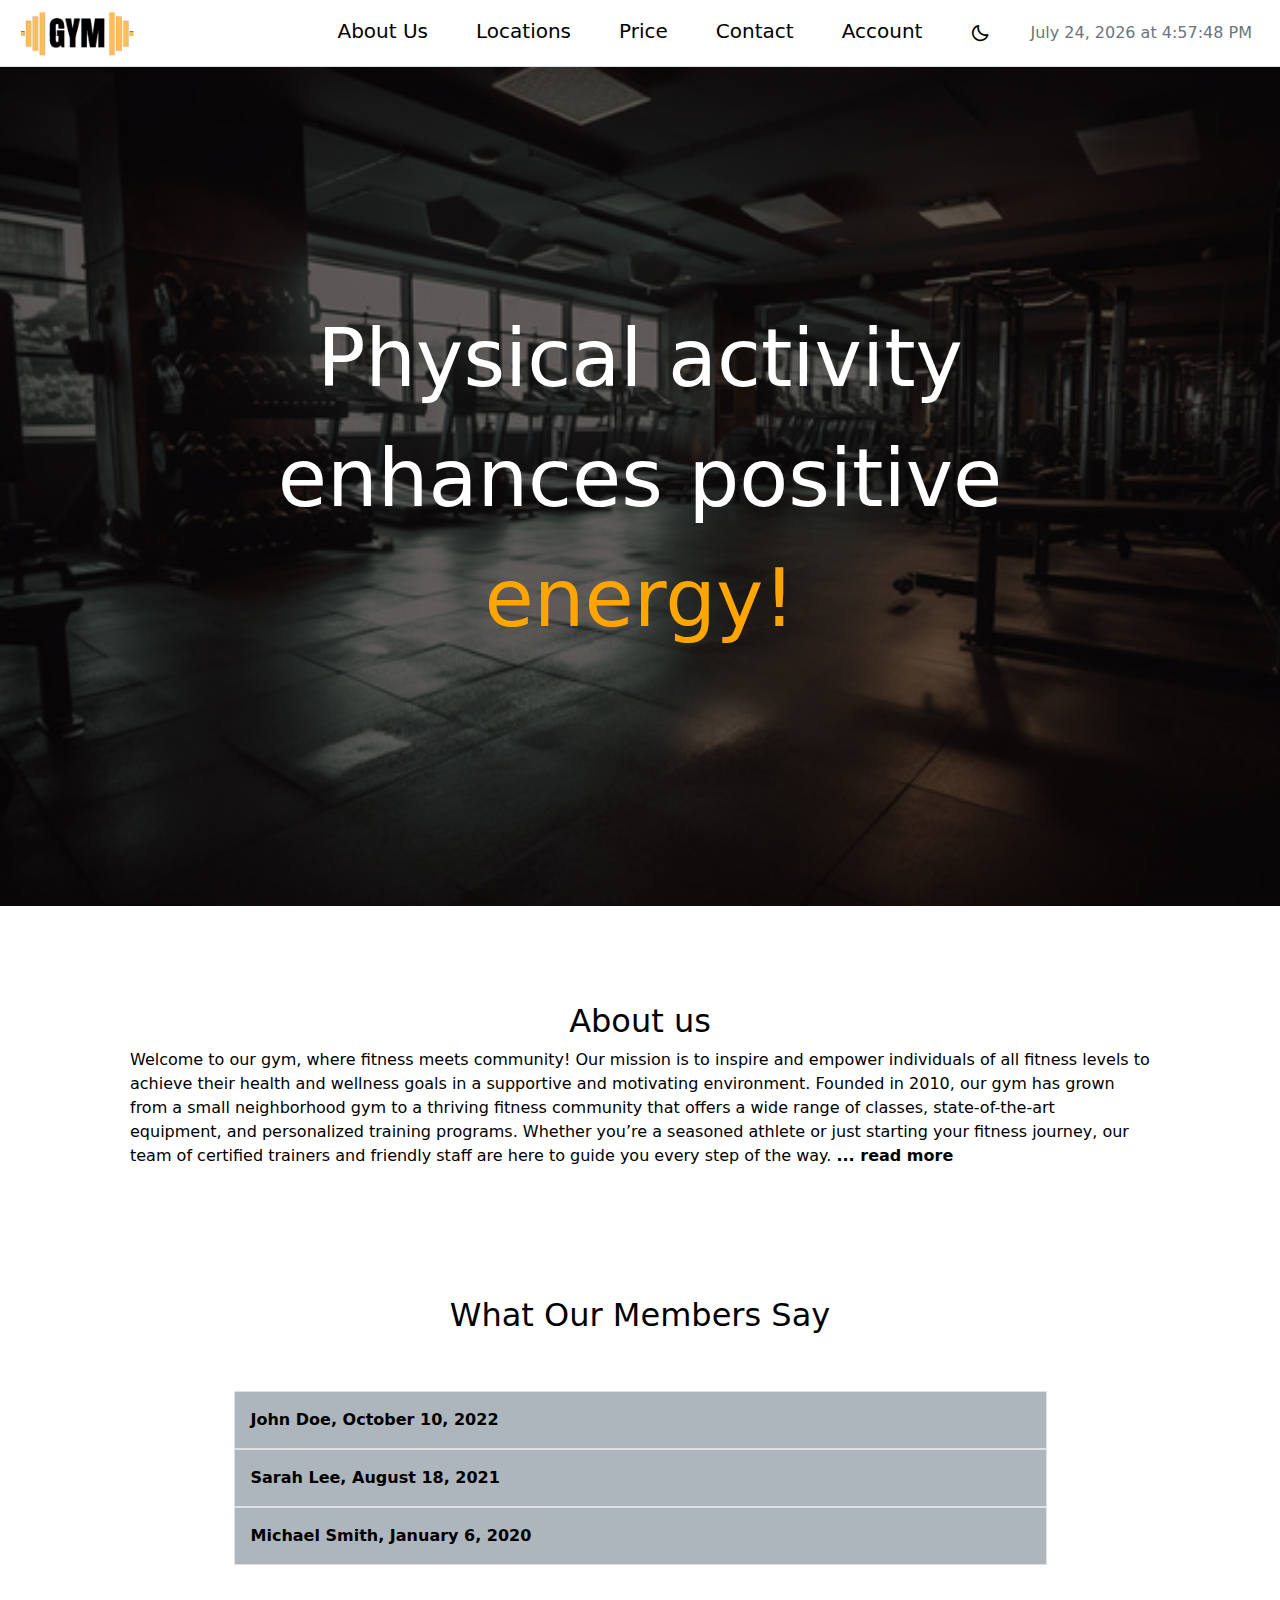
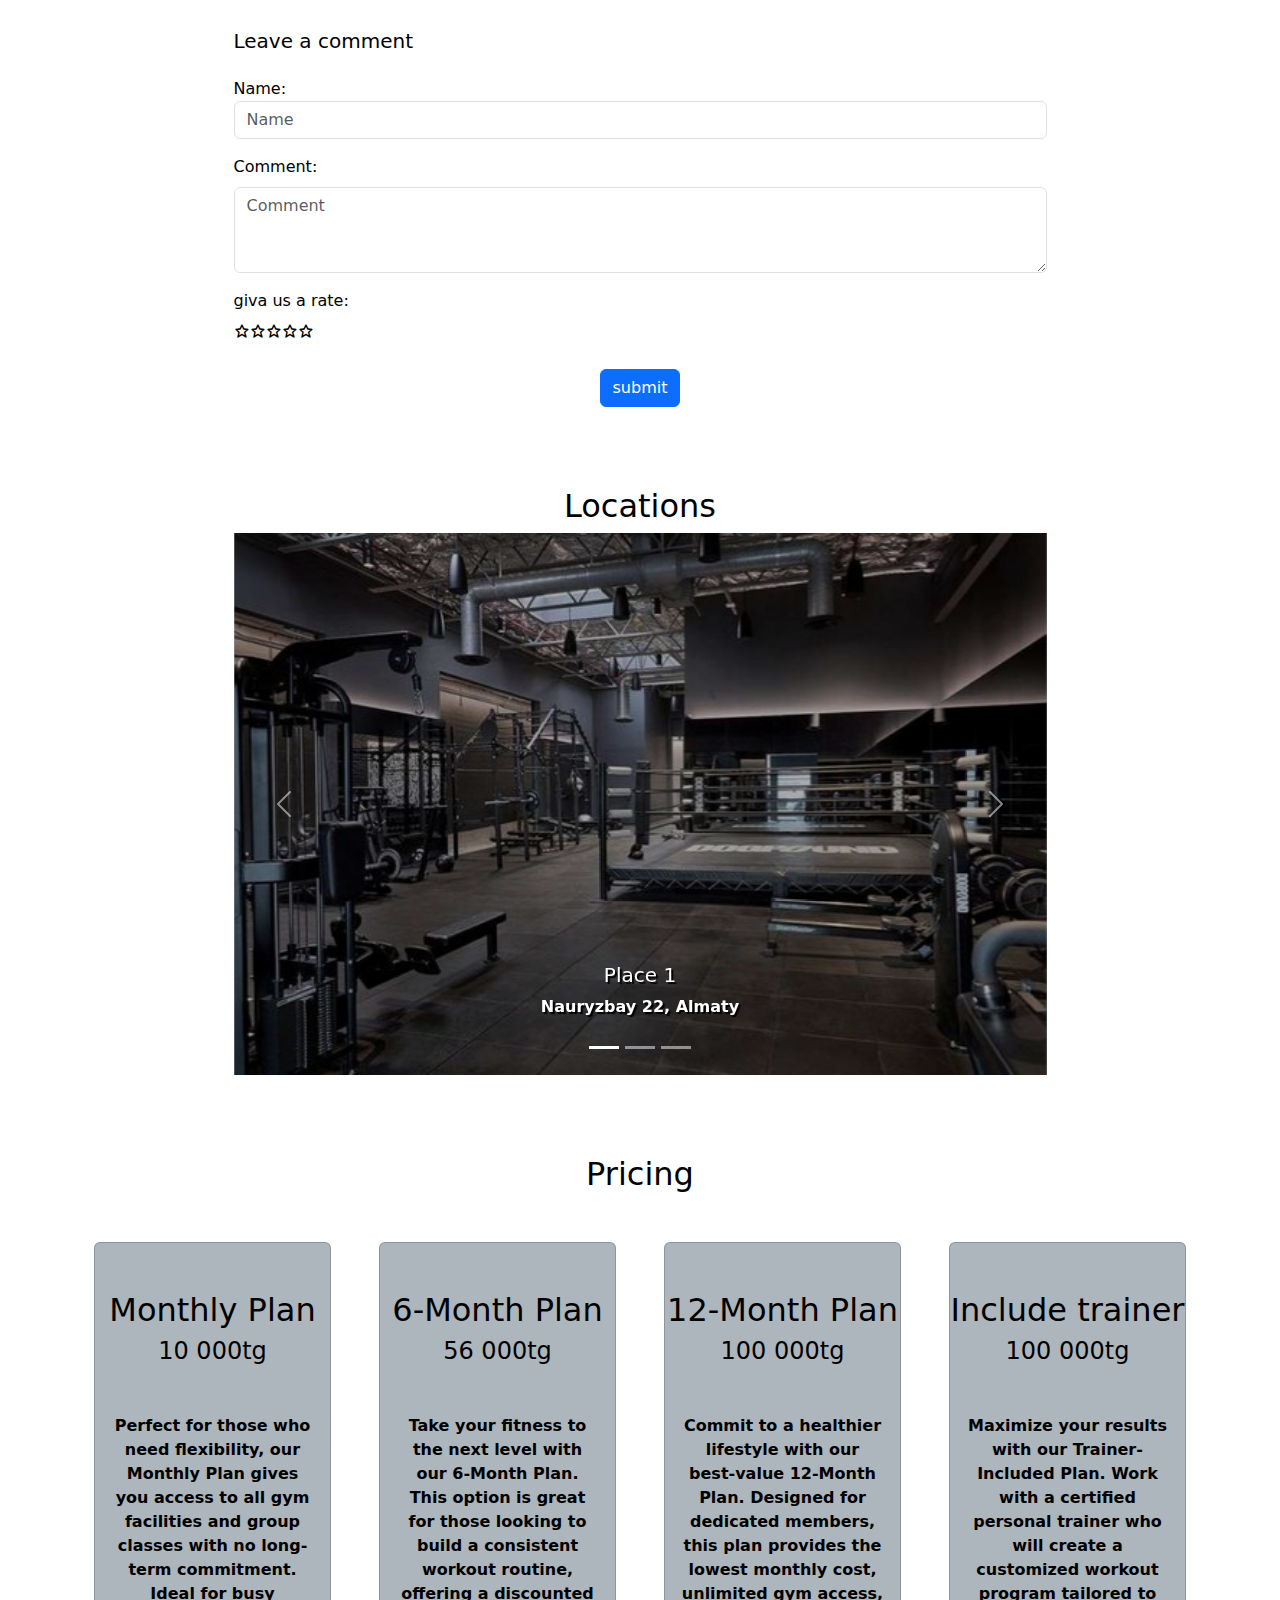
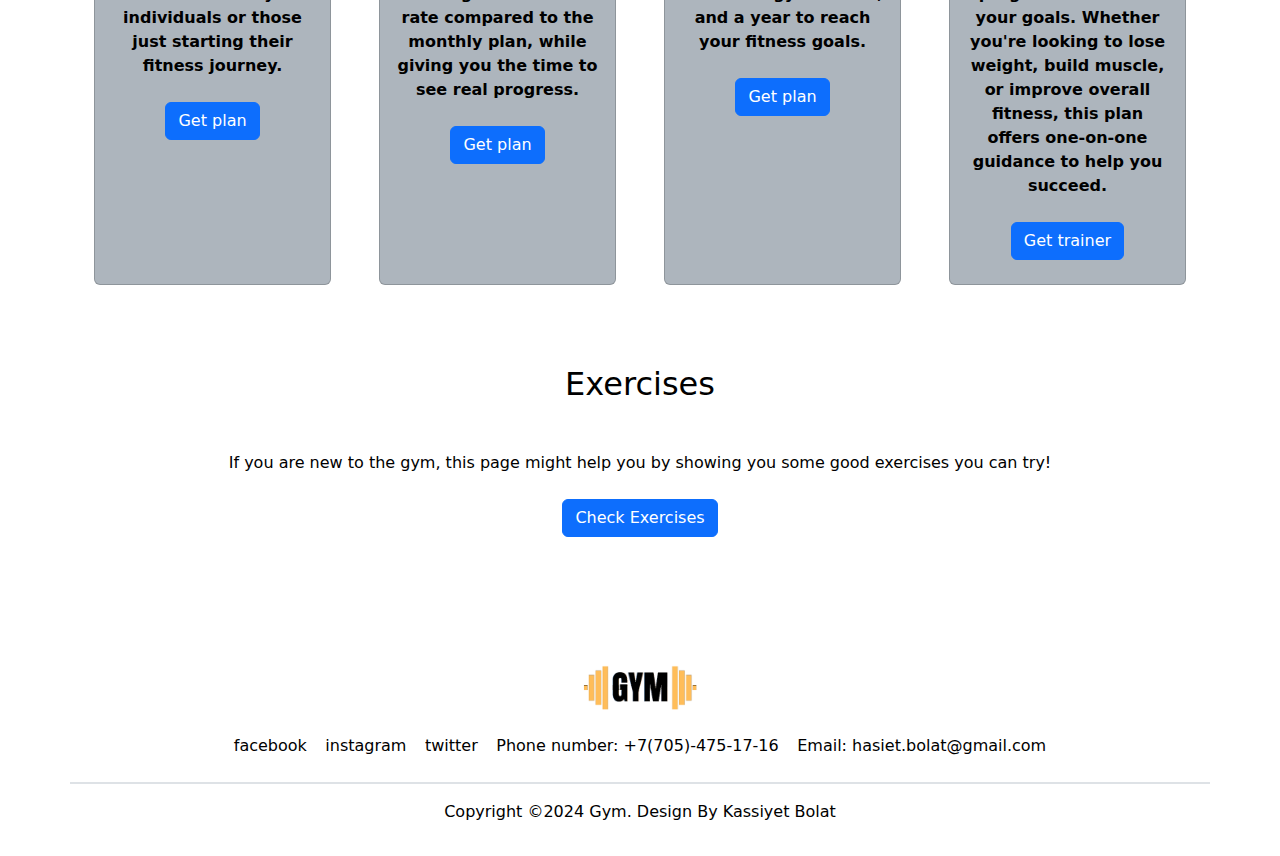
<file: index.html>
<!DOCTYPE html>
<html lang="en">
<head>
    <meta charset="UTF-8">
    <meta name="viewport" content="width=device-width, initial-scale=1.0">
    <link rel="stylesheet" href="src/css/index.css">
    <link rel="icon" href="src/images/browser_logo.png" type="image/x-icon">
    <link href='https://unpkg.com/boxicons@2.1.4/css/boxicons.min.css' rel='stylesheet'>
    <link href="https://cdn.jsdelivr.net/npm/bootstrap@5.3.3/dist/css/bootstrap.min.css" rel="stylesheet" integrity="sha384-QWTKZyjpPEjISv5WaRU9OFeRpok6YctnYmDr5pNlyT2bRjXh0JMhjY6hW+ALEwIH" crossorigin="anonymous">
    <script src="https://cdn.jsdelivr.net/npm/bootstrap@5.3.3/dist/js/bootstrap.bundle.min.js" integrity="sha384-YvpcrYf0tY3lHB60NNkmXc5s9fDVZLESaAA55NDzOxhy9GkcIdslK1eN7N6jIeHz" crossorigin="anonymous"></script>
    <title>Gym</title>
</head>
<body>
    <nav class="navbar navbar-expand-lg sticky-top">
        <div class="container-fluid">
            <!-- Logo/Brand -->
            <a class="navbar-brand m-0 ms-2 p-0" href="#">
                <img id="logo" src="src/images/logoLight.png" alt="Logo" height="45">
            </a>

            <!-- Toggler for mobile view -->
            <button class="navbar-toggler" type="button" data-bs-toggle="collapse" data-bs-target="#navbarMenu" aria-controls="navbarMenu" aria-expanded="false" aria-label="Toggle navigation">
                <span class="navbar-toggler-icon"></span>
            </button>

            <!-- Navbar Links -->
            <div class="collapse navbar-collapse" id="navbarMenu">
                <ul class="navbar-nav ms-auto fs-5">
                    <li class="nav-item mx-3">
                        <a class="nav-link" aria-current="page" href="#about-us">About Us</a>
                    </li>
                    <li class="nav-item  mx-3">
                        <a class="nav-link" href="#locations">Locations</a>
                    </li>
                    <li class="nav-item  mx-3">
                        <a class="nav-link" href="#price-chart">Price</a>
                    </li>
                    <li class="nav-item mx-3">
                        <a class="nav-link" href="contact.html">Contact</a>
                    </li>
                    <li class="nav-item mx-3">
                        <a class="nav-link" href="account.html">Account</a>
                    </li>
                    <li class="nav-item mx-3">
                        <a class="nav-link mt-1"><i id="lightDarkMode" class='bx bx-sun'></i></a>
                    </li>
                    <li class="nav-item mx-3 m-auto d-flex">
                        <p id="dateTime" class="text-secondary m-0 fs-6"></p>
                    </li>
                </ul>
            </div>
        </div>
    </nav>
    <section class="container-fluid main-view">
        <div class="row h-100 justify-content-center align-items-center">
            <p class="col col-xl-10 main-content  text-white">Physical activity enhances positive <span>energy!</span></p>
        </div>
    </section>
    <main class="container py-5">
        <section class="m-5" id="about-us">
            <h2 class="text-center" id="about-us-title">About us</h2>
            <span id="about-us-content">Welcome to our gym, where fitness meets community! Our mission is to inspire and empower individuals of all fitness levels to achieve their health and wellness goals in a supportive and motivating environment.
                Founded in 2010, our gym has grown from a small neighborhood gym to a thriving fitness community that offers a wide range of classes, state-of-the-art equipment, and personalized training programs. Whether you’re 
                a seasoned athlete or just starting your fitness journey, our team of certified trainers and friendly staff are here to guide you every step of the way.
            </span>
            <span id="more-text" style="display: none;">At our gym, we believe that fitness is more than just a workout – it’s a lifestyle. That’s why we offer a variety of amenities including group classes, personal training, nutrition counseling, and wellness workshops 
                to help you stay on track and motivated. Our spacious facility is equipped with the latest cardio and strength equipment, functional training zones, and dedicated spaces for yoga, pilates, and relaxation.
                Join our vibrant community and discover the difference that personalized attention and a supportive atmosphere can make in your fitness journey. At here, we’re more than just a gym – we’re your fitness family.   
                Ready to take the first step? Visit us today and see why our gym is the perfect place to start your path to a healthier, happier you!
            </span>
            <span id="read-more-btn" style="font-weight: bold; cursor: pointer;">... read more</span>
        </section>
        <section class="comments container">
            <h2 class="text-center">What Our Members Say</h2>
            <div class="row justify-content-center">
                <dl class="col-lg-9 comments-list mt-5">                    
                </dl>
                <form id="comment" class="col-lg-9 comments-list mt-5">
                    <h5>Leave a comment</h5>
                    <label for="comment-name" class="mt-3">Name: </label>
                    <input id="comment-name" class="form-control" type="text" placeholder="Name" minlength="3" required>
                    <label for="comment-message" class="mt-3">Comment: </label>
                    <textarea id="comment-message" class="form-control mt-2" rows="3" placeholder="Comment" minlength="10" required></textarea>
                    <label for="rating" class="mt-3">giva us a rate: </label>
                    <ul id="rating-stars" class="list-unstyled d-flex mt-2">
                        <li id="1"><i class="bx bx-star"></i></li>
                        <li id="2"><i class="bx bx-star"></i></li>
                        <li id="3"><i class="bx bx-star"></i></li>
                        <li id="4"><i class="bx bx-star"></i></li>
                        <li id="5"><i class="bx bx-star"></i></li>
                    </ul>
                    <div class="d-flex justify-content-center">
                        <input class="btn btn-primary mt-2" type="submit" value="submit">
                    </div>
                </form>
            </div>
            
        </section>
        <section id="locations" class="locations container">
            <h2 class="text-center" id="about-us-title">Locations</h2>
            <div class="row justify-content-center">
                <div id="locationCarousel" class="col-lg-9 carousel slide">
                    <div class="carousel-indicators">
                      <button type="button" data-bs-target="#locationCarousel" data-bs-slide-to="0" class="active" aria-current="true" aria-label="Slide 1"></button>
                      <button type="button" data-bs-target="#locationCarousel" data-bs-slide-to="1" aria-label="Slide 2"></button>
                      <button type="button" data-bs-target="#locationCarousel" data-bs-slide-to="2" aria-label="Slide 3"></button>
                    </div>
                    <div class="carousel-inner">
                      <div class="carousel-item active">
                        <img src="src/images/gym1.jpg" class="d-block w-100" alt="photo of the first location of the gym">
                        <div class="carousel-caption d-none d-md-block fw-bold">
                          <h5>Place 1</h5>
                          <p>Nauryzbay 22, Almaty</p>
                        </div>
                      </div>
                      <div class="carousel-item">
                        <img src="src/images/gym2.jpg" class="d-block w-100" alt="photo of the second location of the gym">
                        <div class="carousel-caption d-none d-md-block fw-bold">
                          <h5>Place 2</h5>
                          <p>Abay 12, Astana</p>
                        </div>
                      </div>
                      <div class="carousel-item">
                        <img src="src/images/gym3.jpg" class="d-block w-100" alt="photo of the third location of the gym">
                        <div class="carousel-caption text-white d-none d-md-block fw-bold">
                          <h5>Place 3</h5>
                          <p>Tauelsizdik 1, Karagandy</p>
                        </div>
                      </div>
                    </div>
                    <button class="carousel-control-prev" type="button" data-bs-target="#locationCarousel" data-bs-slide="prev">
                      <span class="carousel-control-prev-icon" aria-hidden="true"></span>
                      <span class="visually-hidden">Previous</span>
                    </button>
                    <button class="carousel-control-next" type="button" data-bs-target="#locationCarousel" data-bs-slide="next">
                      <span class="carousel-control-next-icon" aria-hidden="true"></span>
                      <span class="visually-hidden">Next</span>
                    </button>
                  </div>
            </div>
        </section>    
        <section id="price-chart">
            <h2 class="text-center mb-5">Pricing</h2>
            <div class="container">
                <div class="row g-5 text-center fw-bold text-center">
                    <div class="col-lg-4 col-xl-3 col-md-6 d-flex justify-content-center">
                        <div class="card pt-5 pb-2 h-100 text-white" style="width: 18rem;">
                            <div class="mb-4">
                                <h2 class="card-title">Monthly Plan</h2>
                                <h4 class="card-title">10 000tg</h4>
                            </div>
                            <div class="card-body">
                              <p class="card-text mb-4">Perfect for those who need flexibility, 
                                our Monthly Plan gives you access to all gym facilities and 
                                group classes with no long-term commitment. Ideal for busy 
                                individuals or those just starting their fitness journey.</p>
                              <button id="plan-1m" class="btn btn-primary getPlan">Get plan</button>
                            </div>
                        </div>
                    </div>
                    <div class="col-lg-4 col-xl-3 col-md-6 d-flex justify-content-center">
                        <div class="card  pt-5 pb-2 text-white" style="width: 18rem;">
                            <div class="mb-4">
                                <h2 class="card-title">6-Month Plan</h2>
                                <h4 class="card-title">56 000tg</h4>
                            </div>
                            <div class="card-body">
                              <p class="card-text mb-4">Take your fitness to the next level with 
                                our 6-Month Plan. This option is great for those looking to build 
                                a consistent workout routine, offering a discounted rate compared 
                                to the monthly plan, while giving you the time to see real progress.</p>
                              <button id="plan-6m" class="btn btn-primary getPlan">Get plan</button>
                            </div>
                        </div>
                    </div>   
                    <div class="col-lg-4 col-xl-3 col-md-6 d-flex justify-content-center">
                        <div class="card pt-5 pb-2 text-white" style="width: 18rem;">
                            <div class="mb-4">
                                <h2 class="card-title">12-Month Plan</h2>
                                <h4 class="card-title">100 000tg</h4>
                            </div>
                            <div class="card-body">
                              <p class="card-text mb-4">Commit to a healthier lifestyle with our best-value 12-Month Plan. Designed for dedicated members, this plan provides the lowest monthly cost, unlimited gym access, and a year to reach your fitness goals.</p>
                              <button id="plan-12m" class="btn btn-primary getPlan">Get plan</button>
                            </div>
                        </div>
                    </div>
                    <div class="col-lg-4 col-xl-3 col-md-6 d-flex justify-content-center"> 
                        <div class="card pt-5 pb-2 text-white" style="width: 18rem;">
                            <div class="mb-4">
                                <h2 class="card-title">Include trainer</h2>
                                <h4 class="card-title">100 000tg</h4>
                            </div>
                            <div class="card-body">
                              <p class="card-text mb-4">Maximize your results with our Trainer-Included Plan. Work with a certified personal trainer who will create a customized workout program tailored to your goals. Whether you're looking to lose weight, build muscle, or improve overall fitness, this plan offers one-on-one guidance to help you succeed.</p>
                              <button id="trainer" class="btn btn-primary getPlan">Get trainer</button>
                            </div>
                        </div>
                    </div>   
                </div>
            </div>   
        </section>
        <section id="exercises">
            <h2 class="text-center mb-5">Exercises</h2>
            <p class="text-center">If you are new to the gym, this page might help you by showing you some good exercises you can try!</p>
            <div class="d-flex justify-content-center">
                <a class="btn btn-primary bg-primary mt-2 text-white" href="exercises.html">Check Exercises</a>
            </div>
        </section>
    </main>
    <div id="signUp" class="col-12 col-md-8 col-lg-7 col-xl-5 d-none">
        <form id="SignUpForm" class="p-5 rounded" action="#" style="overflow-y: scroll;">
            <i id="arrowBack" class='btn btn-secondary rounded-5 bx bx-arrow-back'></i>
            <h1 class="text-center">Sign Up</h1>

            <p class="text-center mt-3 pb-5 d-sm-none">We're here to help and answer any questions you might have. We look forward to hearing from you!</p>
            
            <div class="form-group mt-4">
                <label class="fw-bold" for="name">Enter you name</label>
                <input type="text" class="form-control border-black" id="name" placeholder="Your name" autocomplete="off" minlength="3" pattern="[a-zA-Z]+" required>
                <p style="font-size: 15px;" class=" mt-2">Only alphabetic characters are allowed (a-z, A-Z). No numbers or special characters.</p>
            </div>
            <div class="form-group mt-4">
                <label class="fw-bold" for="email">Email address</label>
                <input type="email" class="form-control border-black" id="email" placeholder="Enter email" required>
                <p style="font-size: 15px;" class=" mt-2">Only enter valid email address.</p>
            </div>

            <div class="form-group mt-4">
                <label class="fw-bold" for="password">Password</label>
                <input type="password" class="form-control border-black" id="password" placeholder="Enter password" minlength="8"  maxlength="20" required>
                <p style="font-size: 15px;" class=" mt-2">Password must be at least 8 characters long, include at least one number.</p>
            </div>

            <div class="form-group mt-4">
                <label class="fw-bold" for="confirmPassword">Confirm password</label>
                <input type="password" class="form-control border-black" id="confirmPassword" placeholder="Confirm password"  minlength="8" maxlength="20" required>
                <p id="error-message" style="font-size: 15px;" class="text-danger mt-2"></p>
            </div>


            <div class="d-flex justify-content-center">
                <input class="btn btn-primary mt-5" type="submit" value="submit">
            </div>
                    
        </form>
    </div>
    <footer class="container">
        <div class="row justify-content-center">
            <div class="col-auto">
                <img id="logo" src="src/images/logoLight.png" alt="logo">
            </div>
        </div>
        <div class="row pt-3 justify-content-center">
            <div class="col-9">
                <ul class="d-flex  text-dark justify-content-around flex-wrap text-center list-unstyled">
                    <li class="p-2"><a href="https://www.facebook.com/">facebook</a></li>
                    <li class="p-2"><a href="https://www.instagram.com/">instagram</a></li>
                    <li class="p-2"><a href="https://x.com/?lang=en">twitter</a></li>
                    <li class="p-2">Phone number: +7(705)-475-17-16</li>
                    <li class="p-2">Email: hasiet.bolat@gmail.com</li>
                </ul>
            </div>
        </div>
        <div class="row border-top border-2 justify-content-center py-3">
            <p class="col-auto">Copyright ©2024 Gym. Design By Kassiyet Bolat</p>  
        </div>
    </footer>
    <script src="src/js/comments.js"></script>
    <script src="src/js/readMore.js"></script>
    <script src="src/js/switchLightDark.js"></script>
    <script src="src/js/dateAndTime.js"></script>
    <script src="src/js/togglePlanWindow.js"></script>
    <script src="src/js/signUp.js" defer></script>
    <script src="src/js/audio.js"></script>
</body>
</html>
</file>
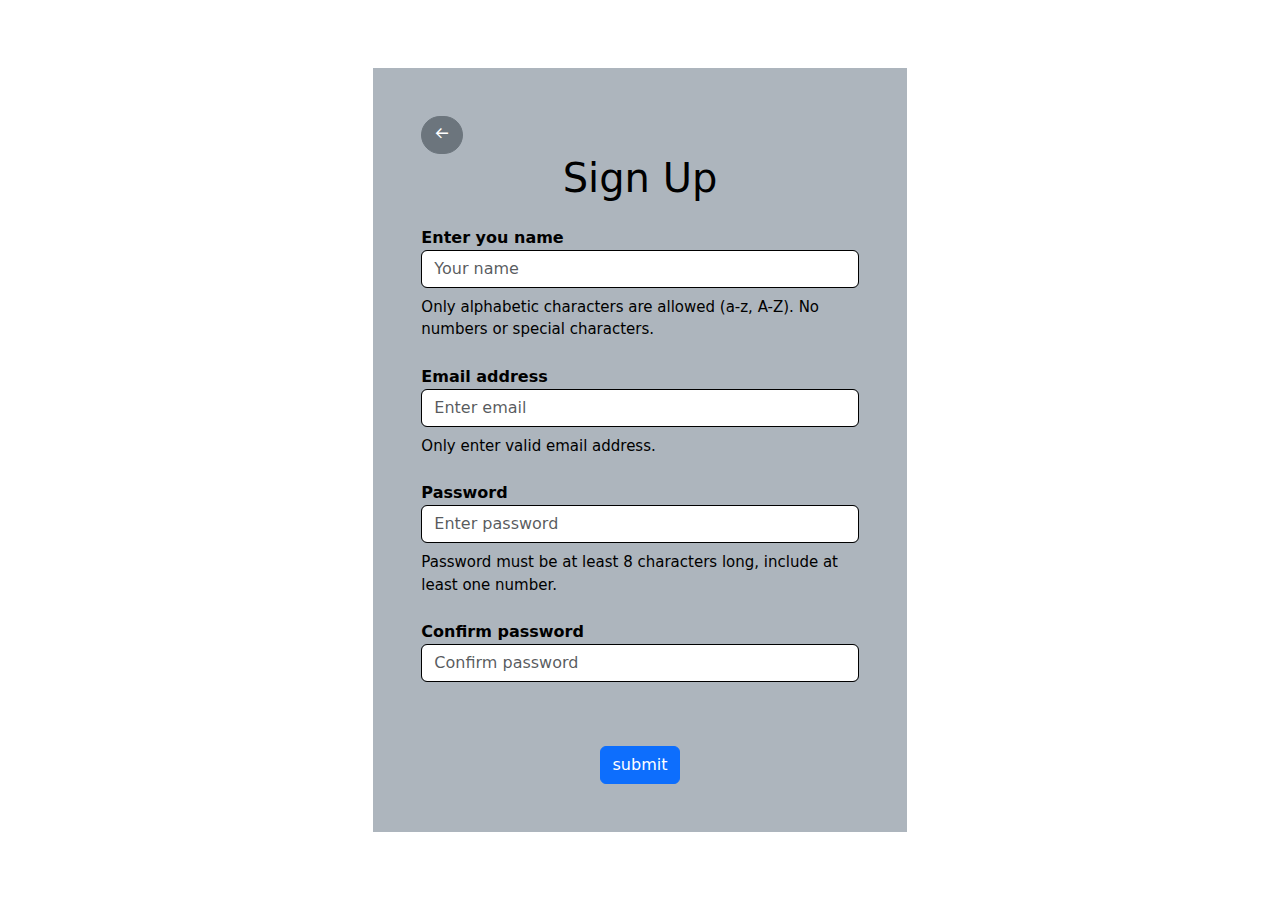
<file: account.html>
<!DOCTYPE html>
<html lang="en">
    <head>
        <meta charset="UTF-8">
        <meta name="viewport" content="width=device-width, initial-scale=1.0">
        <link rel="stylesheet" href="src/css/account.css">
        <link rel="icon" href="src/images/browser_logo.png" type="image/x-icon">
        <link href='https://unpkg.com/boxicons@2.1.4/css/boxicons.min.css' rel='stylesheet'>
        <link href="https://cdn.jsdelivr.net/npm/bootstrap@5.3.3/dist/css/bootstrap.min.css" rel="stylesheet" integrity="sha384-QWTKZyjpPEjISv5WaRU9OFeRpok6YctnYmDr5pNlyT2bRjXh0JMhjY6hW+ALEwIH" crossorigin="anonymous">
        <script src="https://cdn.jsdelivr.net/npm/bootstrap@5.3.3/dist/js/bootstrap.bundle.min.js" integrity="sha384-YvpcrYf0tY3lHB60NNkmXc5s9fDVZLESaAA55NDzOxhy9GkcIdslK1eN7N6jIeHz" crossorigin="anonymous"></script>
        <title>account</title>
    </head>
    <body class="d-flex flex-column justify-content-center align-items-center">
            <div class="container p-5 d-flex flex-column col-lg-8 col-xl-5">
                <div id="accountInfo">
                    <a class="btn btn-secondary rounded-5" href="index.html" type="button"><i class='bx bx-arrow-back'></i></a>
                    <h1 class="text-center">Account</h1>
                    <p class="mt-3">Your name: <span id="name-field" class="fw-bold"></span></p>
                    <p class="mt-3">Your email: <span id="email-field" class="fw-bold"></span></p>
                    <p class="mt-3">Your plan: <span id="plan-field" class="fw-bold"></span><button id="remove-plan" class="ms-2 btn btn-secondary remove-btn">remove</button></p>
                    <p class="mt-3 pb-5">Trainer: <span id="trainer-field" class="fw-bold"></span><button id="remove-trainer" class="ms-2 btn btn-secondary remove-btn">remove</button></p>
                    <div class="w-100 text-center">
                        <button id="log-out" class="btn btn-secondary">Log out</button>
                    </div>
                    
                </div>
                <div id="signUp">
                    <form id="SignUpForm" class="h-100 m-0 p-0" action="#">
                        <a class="btn btn-secondary rounded-5" href="index.html" type="button"><i class='bx bx-arrow-back'></i></a>
                        <h1 class="text-center">Sign Up</h1>
            
                        <p class="text-center mt-3 pb-5 d-sm-none">We're here to help and answer any questions you might have. We look forward to hearing from you!</p>
                        
                        <div class="form-group mt-4">
                            <label class="fw-bold" for="name">Enter you name</label>
                            <input type="text" class="form-control border-black" id="name" placeholder="Your name" autocomplete="off" minlength="3" pattern="[a-zA-Z]+" required>
                            <p style="font-size: 15px;" class=" mt-2">Only alphabetic characters are allowed (a-z, A-Z). No numbers or special characters.</p>
                        </div>
                        <div class="form-group mt-4">
                            <label class="fw-bold" for="email">Email address</label>
                            <input type="email" class="form-control border-black" id="email" placeholder="Enter email" required>
                            <p style="font-size: 15px;" class=" mt-2">Only enter valid email address.</p>
                        </div>
            
                        <div class="form-group mt-4">
                            <label class="fw-bold" for="password">Password</label>
                            <input type="password" class="form-control border-black" id="password" placeholder="Enter password" minlength="8"  maxlength="20" required>
                            <p style="font-size: 15px;" class=" mt-2">Password must be at least 8 characters long, include at least one number.</p>
                        </div>
            
                        <div class="form-group mt-4">
                            <label class="fw-bold" for="confirmPassword">Confirm password</label>
                            <input type="password" class="form-control border-black" id="confirmPassword" placeholder="Confirm password"  minlength="8" maxlength="20" required>
                            <p id="error-message" style="font-size: 15px;" class="text-danger mt-2"></p>
                        </div>
            
            
                        <div class="d-flex justify-content-center">
                            <input class="btn btn-primary mt-5" type="submit" value="submit">
                        </div>
                                
                    </form>
                </div>
            </div>
            <script src="src/js/account.js"></script>
            <script src="src/js/signUp.js"></script>
            <script src="src/js/switchLightDark.js"></script>
            <script src="src/js/audio.js"></script>
    </body>
</html>
</file>
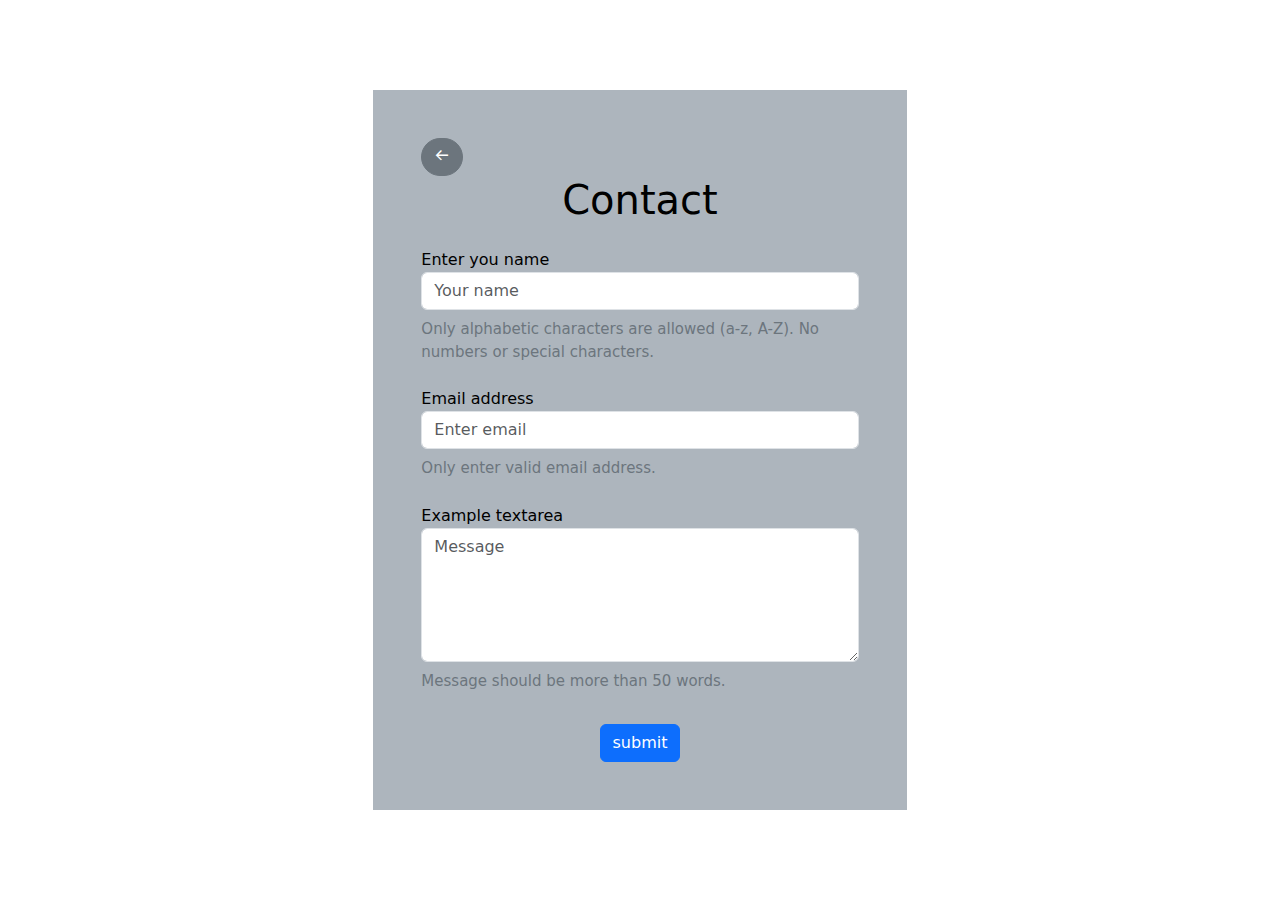
<file: contact.html>
<!DOCTYPE html>
<html lang="en">
    <head>
        <meta charset="UTF-8">
        <meta name="viewport" content="width=device-width, initial-scale=1.0">
        <link rel="stylesheet" href="src/css/contact.css">
        <link rel="icon" href="src/images/browser_logo.png" type="image/x-icon">
        <link href='https://unpkg.com/boxicons@2.1.4/css/boxicons.min.css' rel='stylesheet'>
        <link href="https://cdn.jsdelivr.net/npm/bootstrap@5.3.3/dist/css/bootstrap.min.css" rel="stylesheet" integrity="sha384-QWTKZyjpPEjISv5WaRU9OFeRpok6YctnYmDr5pNlyT2bRjXh0JMhjY6hW+ALEwIH" crossorigin="anonymous">
        <script src="https://cdn.jsdelivr.net/npm/bootstrap@5.3.3/dist/js/bootstrap.bundle.min.js" integrity="sha384-YvpcrYf0tY3lHB60NNkmXc5s9fDVZLESaAA55NDzOxhy9GkcIdslK1eN7N6jIeHz" crossorigin="anonymous"></script>
        <title>contact</title>
    </head>
    <body class="d-flex flex-column justify-content-center align-items-center">
            <div class="container p-5 d-flex flex-column col-lg-8 col-xl-5">
                <form class="">
                    <a class="btn btn-secondary rounded-5" href="index.html" type="button"><i class='bx bx-arrow-back'></i></a>
                    <h1 class="text-center">Contact</h1>

                    <p class="text-center mt-3 pb-5 d-sm-none">We're here to help and answer any questions you might have. We look forward to hearing from you!</p>
                    
                    <div class="form-group mt-4">
                        <label for="name">Enter you name</label>
                        <input type="text" class="form-control" id="name" placeholder="Your name" autocomplete="off" minlength="3" pattern="[a-zA-Z]+" required>
                        <p style="font-size: 15px;" class="text-secondary mt-2">Only alphabetic characters are allowed (a-z, A-Z). No numbers or special characters.</p>
                    </div>
                    <div class="form-group mt-4">
                        <label for="email">Email address</label>
                        <input type="email" class="form-control" id="email" placeholder="Enter email" required>
                        <p style="font-size: 15px;" class="text-secondary mt-2">Only enter valid email address.</p>
                    </div>


                    <div class="form-group mt-4">
                        <label for="exampleFormControlTextarea1">Example textarea</label>
                        <textarea class="form-control" id="exampleFormControlTextarea1" rows="5" placeholder="Message" minlength="50" required></textarea>
                        <p style="font-size: 15px;" class="text-secondary mt-2">Message should be more than 50 words.</p>
                    </div>

                    <div class="d-flex justify-content-center">
                        <input class="btn btn-primary mt-3" type="submit" value="submit">
                    </div>
                    
                </form>
            </div>
            <script src="src/js/audio.js"></script>
            <script src="src/js/switchLightDark.js"></script>
    </body>
</html>
</file>
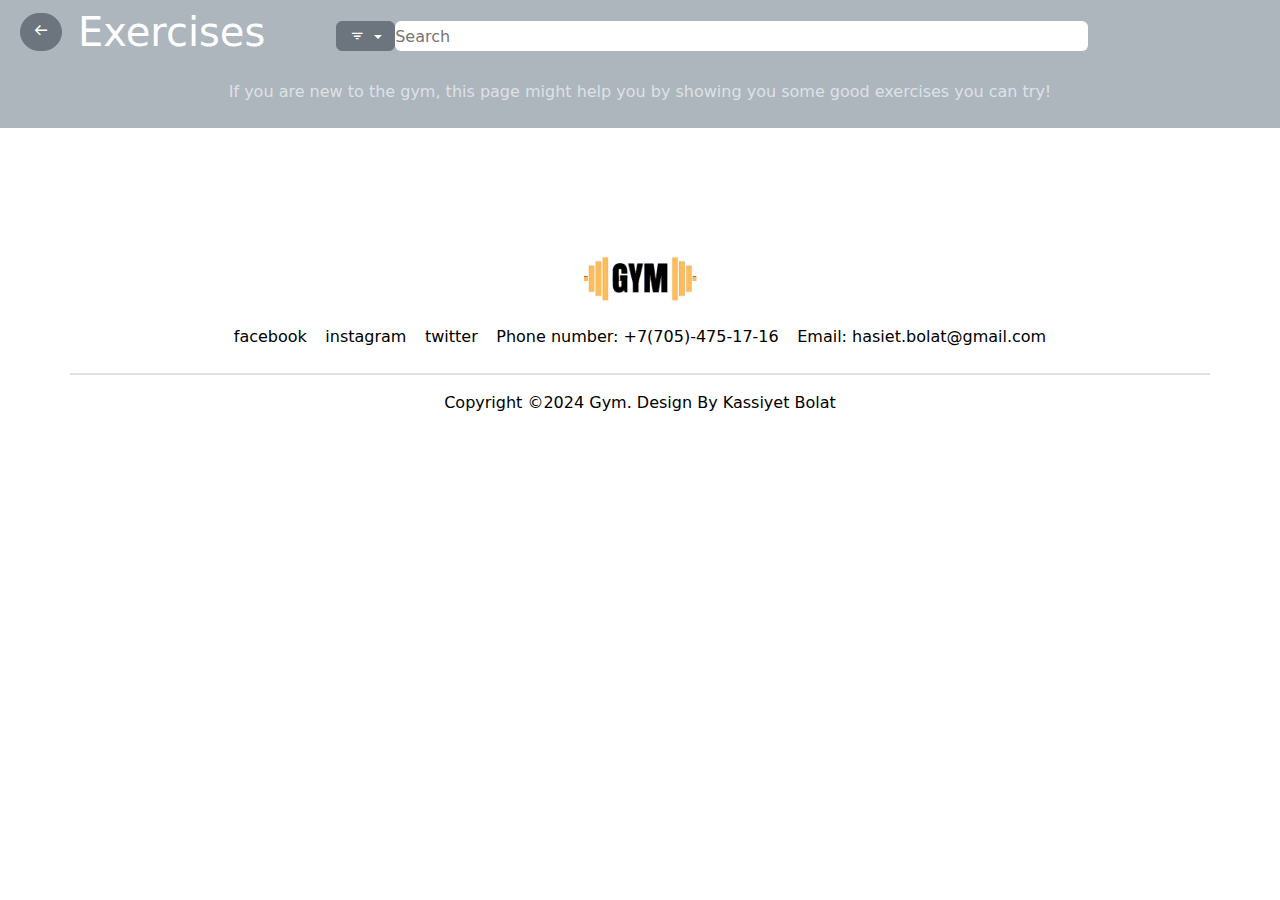
<file: exercises.html>
<!DOCTYPE html>
<html lang="en">
<head>
    <meta charset="UTF-8">
    <meta name="viewport" content="width=device-width, initial-scale=1.0">
    <link rel="stylesheet" href="src/css/exercises.css">
    <link rel="icon" href="src/images/browser_logo.png" type="image/x-icon">
    <link href='https://unpkg.com/boxicons@2.1.4/css/boxicons.min.css' rel='stylesheet'>
    <link href="https://cdn.jsdelivr.net/npm/bootstrap@5.3.3/dist/css/bootstrap.min.css" rel="stylesheet" integrity="sha384-QWTKZyjpPEjISv5WaRU9OFeRpok6YctnYmDr5pNlyT2bRjXh0JMhjY6hW+ALEwIH" crossorigin="anonymous">
    <script src="https://cdn.jsdelivr.net/npm/bootstrap@5.3.3/dist/js/bootstrap.bundle.min.js" integrity="sha384-YvpcrYf0tY3lHB60NNkmXc5s9fDVZLESaAA55NDzOxhy9GkcIdslK1eN7N6jIeHz" crossorigin="anonymous"></script>
    <title>Exercises</title>
</head>
<body class="d-flex flex-column align-items-center">
    <nav class="navbar w-100 p-2 sticky-top text-white d-flex flex-column align-items-center">
        <div class="row w-100">
            <div class="col-12 col-lg-3 d-flex m-auto mb-2">
                <a class="btn btn-secondary rounded-5 my-auto" href="index.html" type="button"><i class='bx bx-arrow-back'></i></a>
                <h1 class="col-md-3 m-auto m-lg-0 ms-lg-3">Exercises</h1>
            </div>
            
            <div class="col-12 col-md-8 col-lg-9 text-center d-flex space-around m-auto">
                <div class="dropdown">
                    <button class="btn btn-secondary dropdown-toggle pt-1" type="button" id="dropdownMenuButton" style="height: 30px;" data-bs-toggle="dropdown" aria-expanded="false">
                        <i class='bx bx-filter'></i>
                    </button>
                    <ul class="dropdown-menu" aria-labelledby="dropdownMenuButton">
                        <li><a class="dropdown-item" href="#"><i class='bx bx-option-1'></i>back</a></li>
                        <li><a class="dropdown-item" href="#"><i class='bx bx-option-2'></i>cardio</a></li>
                        <li><a class="dropdown-item" href="#"><i class='bx bx-option-3'></i>chest</a></li>
                        <li><a class="dropdown-item" href="#"><i class='bx bx-option-4'></i>lower arms</a></li>
                        <li><a class="dropdown-item" href="#"><i class='bx bx-option-1'></i>lower legs</a></li>
                        <li><a class="dropdown-item" href="#"><i class='bx bx-option-2'></i>neck</a></li>
                        <li><a class="dropdown-item" href="#"><i class='bx bx-option-3'></i>shoulders</a></li>
                        <li><a class="dropdown-item" href="#"><i class='bx bx-option-4'></i>upper arms</a></li>
                        <li><a class="dropdown-item" href="#"><i class='bx bx-option-3'></i>upper legs</a></li>
                        <li><a class="dropdown-item" href="#"><i class='bx bx-option-4'></i>waist</a></li>
                    </ul>
                </div>
                <input id="search" type="search" class="col-10 col-sm-11 col-lg-9 rounded" placeholder="Search" style="height: 30px;">
            </div>
        </div>
        
        <div class="mt-3 text-center p-0">
            <p>
                If you are new to the gym, this page might help you by showing you some good exercises you can try!
            </p>
        </div>
    </nav>
    <div id="exercise-container" class="row d-flex justify-content-center gap-3 m-5  p-3 w-100">
    </div>
    <footer class="container mt-auto">
        <div class="row justify-content-center">
            <div class="col-auto">
                <img id="logo" src="src/images/logoLight.png" alt="logo">
            </div>
        </div>
        <div class="row pt-3 justify-content-center">
            <div class="col-9">
                <ul class="d-flex text-dark justify-content-around flex-wrap text-center list-unstyled">
                    <li class="p-2"><a href="https://www.facebook.com/">facebook</a></li>
                    <li class="p-2"><a href="https://www.instagram.com/">instagram</a></li>
                    <li class="p-2"><a href="https://x.com/?lang=en">twitter</a></li>
                    <li class="p-2">Phone number: +7(705)-475-17-16</li>
                    <li class="p-2">Email: hasiet.bolat@gmail.com</li>
                </ul>
            </div>
        </div>
        <div class="row border-top border-2 justify-content-center py-3">
            <p class="col-auto">Copyright ©2024 Gym. Design By Kassiyet Bolat</p>  
        </div>
    </footer>
    <script src="src/js/switchLightDark.js"></script>
    <script src="src/js/exercises.js"></script>
</body>
</html>
</file>
<file: src/css/index.css>
/*initial CSS syles ---------------------------------------------------------*/
*{
    margin: 0; 
    padding: 0;
    box-sizing: border-box;
}

#logo{
    height: 45px;
}
a{
    text-decoration: none !important;
}
i{
    cursor: pointer;
}
select{
    border: none;
}



/*Light & Dark theme ------------------------------------------------------------*/

/*default light theme variables*/
:root{
    --header-color: white;
    --background-color: white;
    --text-color: black;
    --border-color: #dee2e6; /*gray-300*/
    --box-color: #adb5bd; /*gray-500*/
    --invert: 0;
}

/*dark theme variables*/
.dark-theme{
    --header-color: #212529; /*gray-900, dark*/
    --background-color: #6c757d; /*gray-600, secondary*/
    --text-color: white;
    --border-color: #6c757d; /*gray-600, secondary*/
    --box-color: #212529; /*gray-900, dark*/
    --invert: 1;
}

/*the texts should have transparent background, so when switching theme, there wont be glitch effect*/
p, h2, h4, a, span, label, li{
    background-color: transparent !important;
    color: var(--text-color) !important;
}

/*the elements those should be changed when switching between light and dark themes*/
body, main, footer{
    background-color: var(--background-color) !important;
    color: var(--text-color) !important;
}

/*header gonna have special background color, when it is in dark theme*/
nav, select{
    background-color: var(--header-color) !important;
    color: var(--text-color) !important;
}
nav{
    border-bottom: 1px solid var(--border-color) !important;
}
/*navbar toggle have hamburger line which we have to change color*/
.navbar-toggler-icon {
    filter: invert(var(--invert)); /* Changes to white */
}

/*comments or other box elements also gonna have special colors to differentiate*/
dt {
    cursor: pointer;
    border: 1px solid var(--border-color) !important;
}
dt, .card, #signUp{
    background-color: var(--box-color) !important;
    color: var(--text-color) !important;
}



/*main section -----------------------------------------------------------------------*/
.main-view{
    height: calc(100vh - 61px);
    background-image: url('../images/background.jpg');
    background-repeat: no-repeat;
    background-position: center;
    background-size:cover;
}
.main-content{
    position: relative;
    z-index: 2;
    width: 50%;
    text-align: center;
    font-size: 5em;
    
}

/*covers the image with 0.6 opacity to make it dark*/
.main-view::before{ 
    content: '';
    position: absolute;
    left: 0;
    width: 100%;
    height: calc(100vh - 61px);
    background-color: rgba(0, 0, 0, 0.6);
    z-index: 1;
}
main section{
    padding-bottom: 80px;
}
.main-content span{
    color: orange !important;
}


/*contact form and its animation---------------------------------------------------------------*/

form i {
    cursor: pointer;
    transition: transform 0.2s;
}
form i:active{
    transform: scale(2);
}


/*location section--------------------------------------------------------------------------------*/

.locations img{
    aspect-ratio: 1.5/ 1;
}
.carousel-caption h5, .carousel-caption p{
    text-shadow: 2px 2px 1px black;
}
.carousel-caption h5, 
.carousel-caption p {
    color: white !important;
}
.carousel-caption, .locationCarousel{
    z-index: 2;
}
.carousel-inner::before{
    content: '';
    position: absolute;
    left: 0;
    width: 100%;
    height: 100%;
    background-color: rgba(0, 0, 0, 0.3);
    z-index: 1;
}


#signUp{
    position: fixed;
    top: 50%; 
    left: 50%; 
    transform: translate(-50%, -50%); 
    z-index: 1040;
}



/*responcive design-------------------------------------------------------------------------*/

@media only screen and (max-width: 652px){
    .main-content{
        font-size: 3em;
    }
}


/*lg screen*/
@media only screen and (max-width: 992px){
    .locations .img-item{
        height: auto;
    }
}

/*md screen*/
@media only screen and (max-width: 768px){
    #signUp{
        height: 100vh;
    }
    form{
        height: 100%;
    }
}


/*when selecting nav options, they locate the elements with better top margin (without comveing them up with header)*/
#about-us, #locations, #price-chart{
    scroll-margin-top: 75px;
}
</file>
<file: src/css/account.css>
:root{
    --background-color: #fff;
    --box-color: #adb5bd; /*gray-500*/
    --text-color: #000;
}
.dark-theme{
    --background-color: #000;
    --box-color: #212529; /*gray-900, dark*/
    --text-color: #fff;
}
body{
    height: 100vh;
    background-color: var(--background-color) !important;
    color: var(--text-color) !important;
}
.container{
    background-color: var(--box-color) !important;
}
@media screen and (max-width:576px){
    body{
        height: 100%;
        background-color: var(--box-color) !important;
    }
}
</file>
<file: src/css/contact.css>
:root{
    --background-color: #fff;
    --box-color: #adb5bd; /*gray-500*/
    --text-color: #000;
}
.dark-theme{
    --background-color: #000;
    --box-color: #212529; /*gray-900, dark*/
    --text-color: #fff;
}
body{
    height: 100vh;
    background-color: var(--background-color) !important;
    color: var(--text-color) !important;
}
.container{
    background-color: var(--box-color) !important;
}
@media screen and (max-width:576px){
    body{
        height: 100%;
        background-color: var(--box-color) !important;
    }
}
</file>
<file: src/css/exercises.css>
/*initials*/
*{
    margin: 0; 
    padding: 0;
    box-sizing: border-box;
}
#logo{
    height: 45px;
}
a{
    text-decoration: none !important;
    cursor: pointer;
}

/*default light theme variables*/
:root{
    --header-color: white;
    --background-color: white;
    --text-color: black;
    --border-color: #dee2e6; /*gray-300*/
    --box-color: #adb5bd; /*gray-500*/
    --invert: 0;
}
/*dark theme variables*/
.dark-theme{
    --header-color: #212529; /*gray-900, dark*/
    --background-color: #6c757d; /*gray-600, secondary*/
    --text-color: white;
    --border-color: #6c757d; /*gray-600, secondary*/
    --box-color: #212529; /*gray-900, dark*/
    --invert: 1;
}
body {
    background-color: var(--background-color) !important;
    color: var(--text-color) !important;
}
nav{
    background-color: var(--box-color) !important;
}
footer a, footer li{
    color: var(--text-color) !important;
}


#exercise-container p{
    margin: 0 !important;
}
#search{
    border: none !important; 
}
.exercise-card{
    width: 25% !important;
    min-width: 150px !important;
    background-color: var(--box-color) !important;
}
nav p{
    color: var(--border-color) !important;
}

@media only screen and (max-width: 992px){
    .exercise-card{
        font-size: 0.7em !important;
    }
}
@media only screen and (max-width: 428px){
    .exercise-card{
        width: 80% !important;
        font-size: 0.7em !important;
    }
}
</file>
